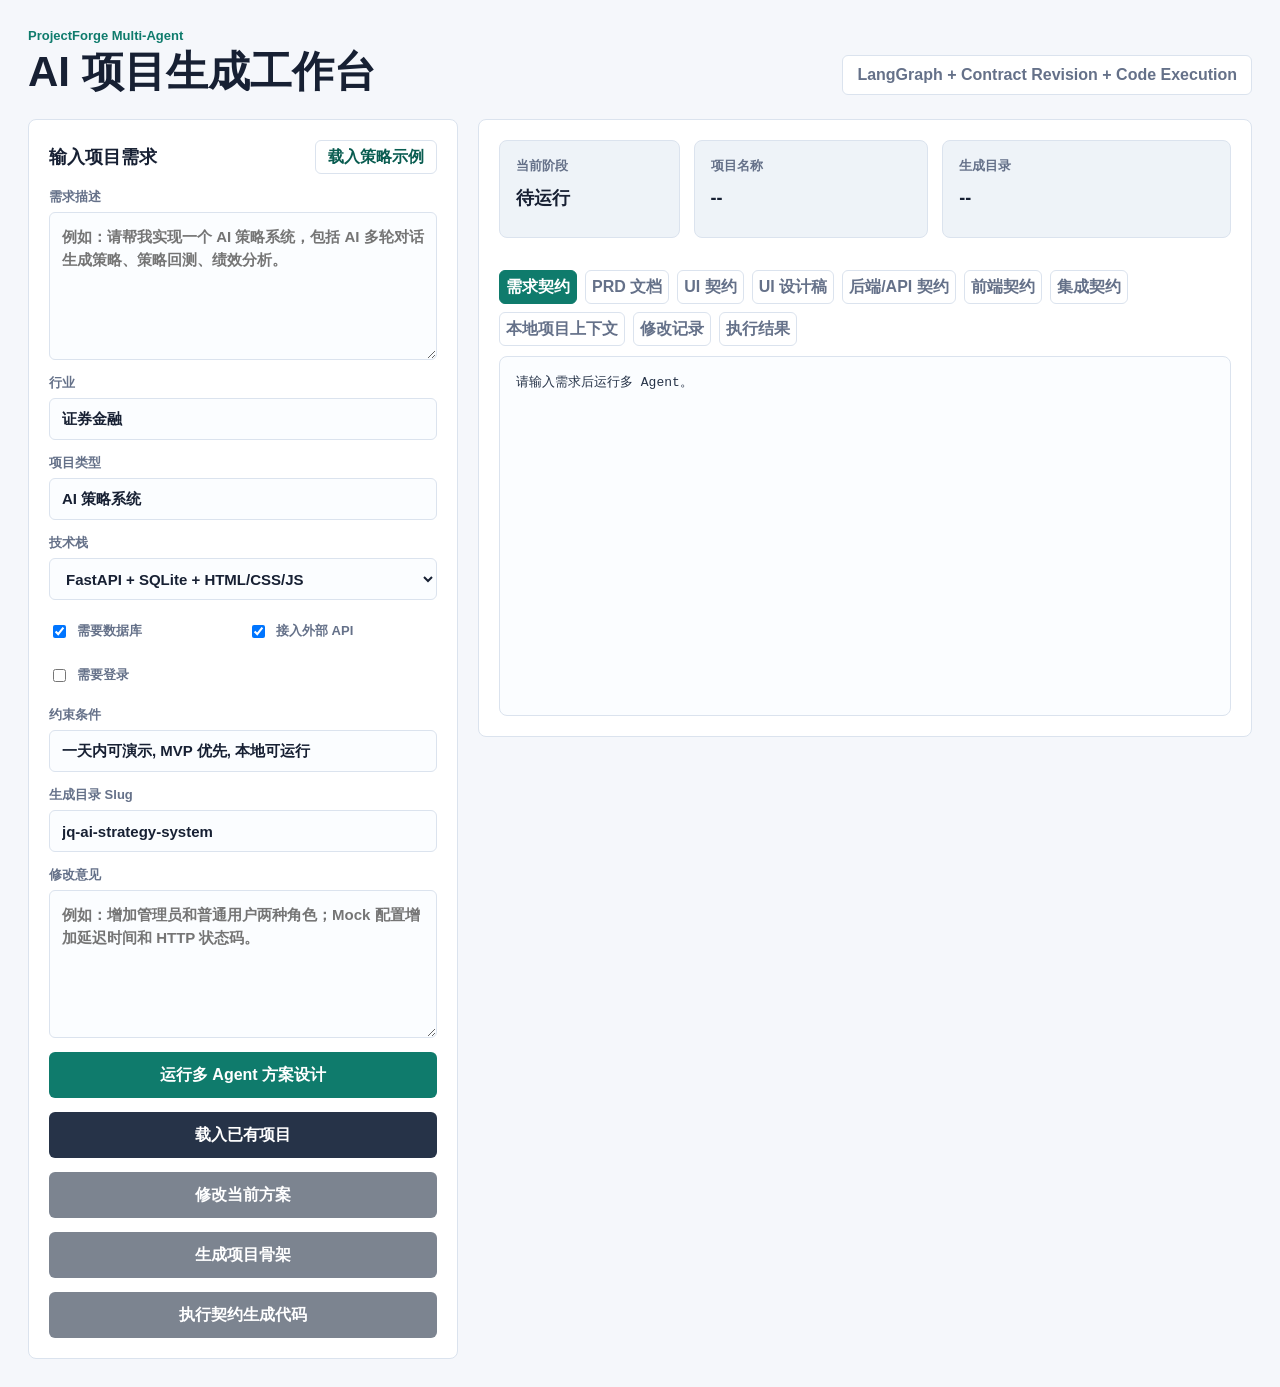
<file: index.html>
<!doctype html>
<html lang="zh-CN">
  <head>
    <meta charset="UTF-8" />
    <meta name="viewport" content="width=device-width, initial-scale=1.0" />
    <title>ProjectForge Multi-Agent | AI 项目生成工作台</title>
    <link rel="stylesheet" href="./styles.css" />
  </head>
  <body>
    <main class="shell">
      <header class="topbar">
        <div>
          <p class="eyebrow">ProjectForge Multi-Agent</p>
          <h1>AI 项目生成工作台</h1>
        </div>
        <span class="status">LangGraph + Contract Revision + Code Execution</span>
      </header>

      <section class="workspace">
        <aside class="panel input-panel">
          <div class="panel-title">
            <h2>输入项目需求</h2>
            <button id="loadExampleBtn" class="ghost-btn" type="button">载入策略示例</button>
          </div>

          <label>
            需求描述
            <textarea
              id="userRequest"
              placeholder="例如：请帮我实现一个 AI 策略系统，包括 AI 多轮对话生成策略、策略回测、绩效分析。"
            ></textarea>
          </label>
          <label>
            行业
            <input id="industry" value="证券金融" />
          </label>
          <label>
            项目类型
            <input id="projectType" value="AI 策略系统" />
          </label>
          <label>
            技术栈
            <select id="techStack">
              <option>FastAPI + SQLite + HTML/CSS/JS</option>
              <option>FastAPI + SQLite + React/Vite</option>
              <option>Node.js + SQLite + React/Vite</option>
            </select>
          </label>
          <div class="switch-row">
            <label><input id="needsDatabase" type="checkbox" checked /> 需要数据库</label>
            <label><input id="needsExternalApi" type="checkbox" checked /> 接入外部 API</label>
            <label><input id="needsAuth" type="checkbox" /> 需要登录</label>
          </div>
          <label>
            约束条件
            <input id="constraints" value="一天内可演示, MVP 优先, 本地可运行" />
          </label>
          <label>
            生成目录 Slug
            <input id="slug" value="jq-ai-strategy-system" />
          </label>
          <label>
            修改意见
            <textarea
              id="revisionFeedback"
              placeholder="例如：增加管理员和普通用户两种角色；Mock 配置增加延迟时间和 HTTP 状态码。"
            ></textarea>
          </label>

          <button id="runPlanBtn" class="primary-btn" type="button">运行多 Agent 方案设计</button>
          <button id="loadProjectBtn" class="secondary-btn" type="button">载入已有项目</button>
          <button id="reviseBtn" class="secondary-btn" type="button" disabled>修改当前方案</button>
          <button id="scaffoldBtn" class="secondary-btn" type="button" disabled>生成项目骨架</button>
          <button id="executeBtn" class="secondary-btn" type="button" disabled>执行契约生成代码</button>
        </aside>

        <section class="output">
          <div class="metrics">
            <article>
              <span>当前阶段</span>
              <strong id="stageText">待运行</strong>
            </article>
            <article>
              <span>项目名称</span>
              <strong id="projectName">--</strong>
            </article>
            <article>
              <span>生成目录</span>
              <strong id="generatedDir">--</strong>
            </article>
          </div>

          <div class="agent-strip" id="agentStrip"></div>

          <div class="tabs">
            <button class="tab active" data-tab="requirement">需求契约</button>
            <button class="tab" data-tab="prd">PRD 文档</button>
            <button class="tab" data-tab="ui">UI 契约</button>
            <button class="tab" data-tab="uiDesign">UI 设计稿</button>
            <button class="tab" data-tab="backend">后端/API 契约</button>
            <button class="tab" data-tab="frontend">前端契约</button>
            <button class="tab" data-tab="integration">集成契约</button>
            <button class="tab" data-tab="projectContext">本地项目上下文</button>
            <button class="tab" data-tab="revision">修改记录</button>
            <button class="tab" data-tab="execution">执行结果</button>
          </div>
          <pre id="contractView">请输入需求后运行多 Agent。</pre>
        </section>
      </section>
    </main>

    <script src="./app.js?v=8"></script>
  </body>
</html>
</file>
<file: styles.css>
:root {
  --bg: #f5f7fb;
  --panel: #ffffff;
  --line: #dbe3ee;
  --ink: #172033;
  --muted: #657189;
  --accent: #0f7b6c;
  --accent-dark: #095c50;
  --soft: #eef3f8;
  --warn: #b7791f;
  --ok: #157f3b;
}

* {
  box-sizing: border-box;
}

body {
  margin: 0;
  background: var(--bg);
  color: var(--ink);
  font-family: "Microsoft YaHei", "PingFang SC", Arial, sans-serif;
}

.shell {
  width: min(1480px, 100%);
  margin: 0 auto;
  padding: 28px;
}

.topbar {
  display: flex;
  justify-content: space-between;
  align-items: flex-end;
  gap: 20px;
  padding-bottom: 24px;
}

.eyebrow {
  margin: 0 0 6px;
  color: var(--accent);
  font-size: 13px;
  font-weight: 700;
}

h1,
h2 {
  margin: 0;
}

h1 {
  font-size: 42px;
  line-height: 1.1;
}

h2 {
  font-size: 18px;
}

.status {
  padding: 10px 14px;
  border: 1px solid var(--line);
  border-radius: 6px;
  background: var(--panel);
  color: var(--muted);
  font-weight: 700;
}

.workspace {
  display: grid;
  grid-template-columns: minmax(340px, 430px) 1fr;
  gap: 20px;
  align-items: start;
}

.panel,
.output {
  min-width: 0;
  border: 1px solid var(--line);
  border-radius: 8px;
  background: var(--panel);
}

.input-panel {
  display: grid;
  gap: 14px;
  padding: 20px;
}

.panel-title {
  display: flex;
  justify-content: space-between;
  gap: 12px;
  align-items: center;
}

label {
  display: grid;
  gap: 6px;
  color: var(--muted);
  font-size: 13px;
  font-weight: 700;
}

input,
select,
textarea {
  width: 100%;
  border: 1px solid var(--line);
  border-radius: 6px;
  background: #fbfdff;
  color: var(--ink);
  font: inherit;
  font-size: 15px;
  outline: none;
}

input,
select {
  height: 42px;
  padding: 0 12px;
}

textarea {
  min-height: 148px;
  padding: 12px;
  resize: vertical;
  line-height: 1.55;
}

.switch-row {
  display: grid;
  grid-template-columns: 1fr 1fr;
  gap: 10px;
}

.switch-row label {
  display: flex;
  align-items: center;
  gap: 8px;
  min-height: 34px;
}

.switch-row input {
  width: auto;
  height: auto;
}

button {
  border-radius: 6px;
  cursor: pointer;
  font: inherit;
  font-weight: 700;
}

button:disabled {
  cursor: not-allowed;
  opacity: 0.6;
}

.primary-btn,
.secondary-btn {
  height: 46px;
  border: 0;
  color: #fff;
}

.primary-btn {
  background: var(--accent);
}

.secondary-btn {
  background: #263348;
}

.ghost-btn {
  min-height: 34px;
  padding: 0 12px;
  border: 1px solid var(--line);
  background: #fff;
  color: var(--accent-dark);
}

.output {
  padding: 20px;
}

.metrics {
  display: grid;
  grid-template-columns: 1fr 1.3fr 1.6fr;
  gap: 14px;
}

.metrics article {
  min-height: 98px;
  padding: 16px;
  border: 1px solid var(--line);
  border-radius: 8px;
  background: var(--soft);
}

.metrics span {
  display: block;
  margin-bottom: 12px;
  color: var(--muted);
  font-size: 13px;
  font-weight: 700;
}

.metrics strong {
  display: block;
  font-size: 18px;
  line-height: 1.3;
  word-break: break-word;
}

.agent-strip {
  display: grid;
  grid-template-columns: repeat(5, minmax(140px, 1fr));
  gap: 12px;
  margin: 16px 0;
  overflow-x: auto;
}

.agent-card {
  min-height: 116px;
  padding: 14px;
  border: 1px solid var(--line);
  border-radius: 8px;
  background: #fff;
}

.agent-card strong {
  display: block;
  margin-bottom: 8px;
}

.agent-card span {
  color: var(--muted);
  font-size: 13px;
  line-height: 1.45;
}

.tabs {
  display: flex;
  gap: 8px;
  flex-wrap: wrap;
  margin-bottom: 10px;
}

.tab {
  min-height: 34px;
  border: 1px solid var(--line);
  background: #fff;
  color: var(--muted);
}

.tab.active {
  border-color: var(--accent);
  background: var(--accent);
  color: #fff;
}

pre {
  min-height: 360px;
  max-height: 560px;
  margin: 0;
  padding: 16px;
  overflow: auto;
  border: 1px solid var(--line);
  border-radius: 8px;
  background: #fbfdff;
  color: #263348;
  font: 13px/1.55 Consolas, "Microsoft YaHei", monospace;
  white-space: pre-wrap;
}

@media (max-width: 980px) {
  .workspace,
  .metrics {
    grid-template-columns: 1fr;
  }

  .agent-strip {
    grid-template-columns: repeat(2, minmax(0, 1fr));
  }
}
</file>
